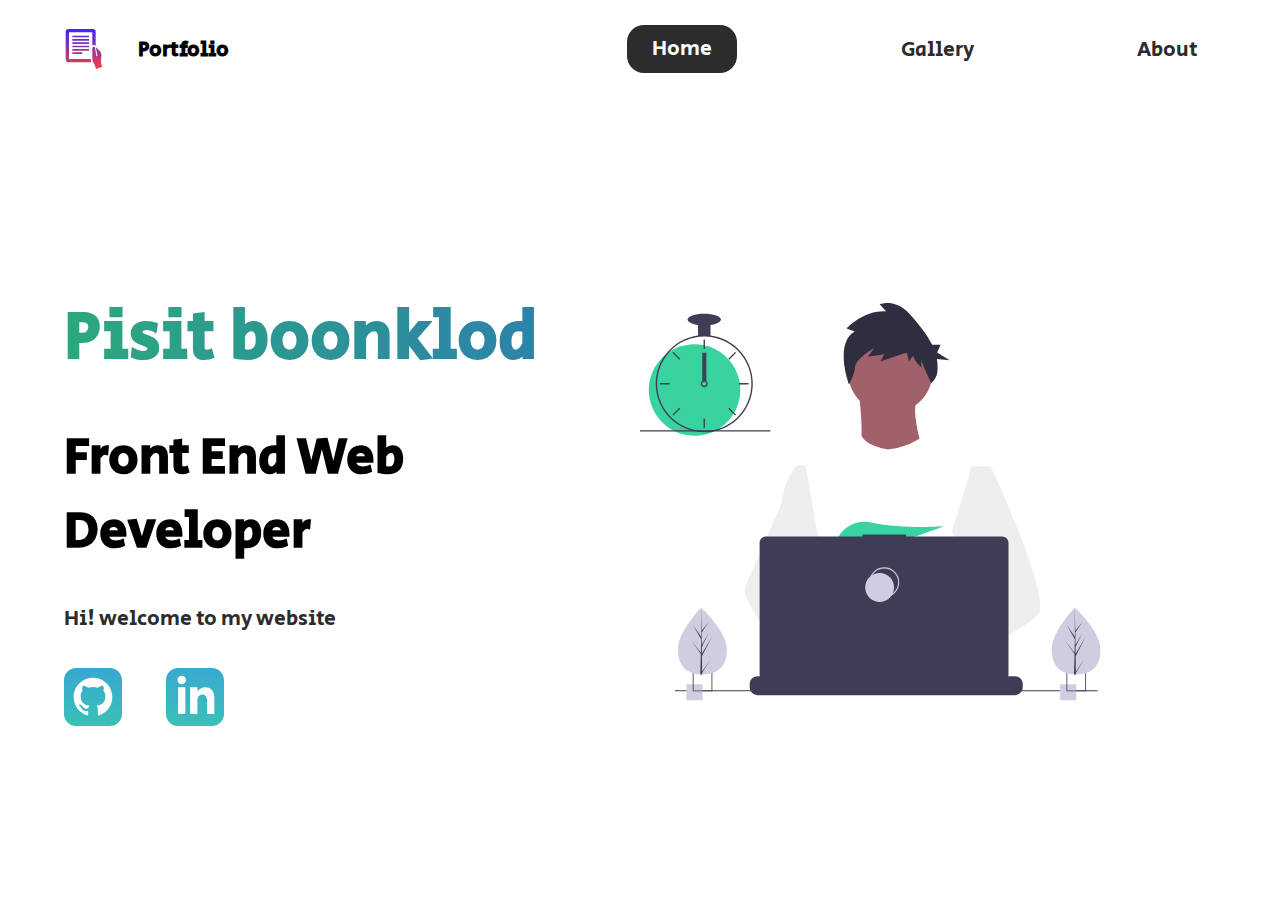
<file: index.html>
<!DOCTYPE html>
<html lang="en">
<head>
    <meta charset="UTF-8" />
    <meta name="viewport" content="width=device-width, initial-scale=1.0" />
    <meta http-equiv="X-UA-Compatible" content="ie=edge" />
    <meta 
        name="description" 
        content="Portfolio Created by html." />
    <meta name="robots" content="index,follow" />
    <link href="https://fonts.googleapis.com/css2?family=Secular+One&display=swap" rel="stylesheet">
    <link rel="stylesheet" href="./styles/style.css" />
    <title>Portfolio | Web Developer</title>
</head>
<body>
    <header class="main-head">
        <nav>
            <div class="logo">
                <img src="/icons/icon-1-1.svg"  alt="logo">
                <h1>Portfolio</h1>
            </div>
            <ul>
                <li><a class="active" href="/" >Home</a></li>
                <li><a href="./projects/">Gallery</a></li>
                <li><a href="./about/" >About</a></li>
            </ul>
        </nav>
    </header>
    <section class="intro">
        <div class="intro-text">
            <h2>Pisit boonklod</h2>
            <h3>Front End Web <br/> Developer</h3>
            <p>Hi! welcome to my website </p>
            <div class="intro-social">
                <a href="https://github.com/Pisitmind"
                    ><img src="/icons/github.svg" alt="Github-social-link" 
                /></a>
                <a href="#"
                    ><img src="/icons/linked-in.svg" alt="linkedin-social-link" 
                /></a>
            </div>
        </div>
        <div class="intro-images">
            <svg width="799" height="690" viewBox="0 0 799 690" fill="none" xmlns="http://www.w3.org/2000/svg">
                <g id="undraw_dev_productivity_umsq (1) 1" clip-path="url(#clip0)">
                    <path id="Vector"
                        d="M516.92 624.636C516.92 624.636 512.16 626.266 504.42 628.576C487.31 633.706 455.65 642.216 428.82 643.916C405.72 645.396 386.2 641.836 382.63 626.766C381.1 620.286 383.27 614.956 388 610.576C402.12 597.486 439 592.796 468.25 591.186C476.51 590.736 484.15 590.526 490.51 590.446C501.31 590.306 508.39 590.526 508.39 590.526L508.56 591.186L516.92 624.636Z"
                        fill="#A0616A" />
                    <path id="Vector_2"
                        d="M436.99 672.586C418.61 695.346 342.73 647.666 316.19 629.886C310.41 626.016 306.97 623.566 306.97 623.566L331.25 591.186L338.94 580.936C338.94 580.936 345.82 584.586 355.99 590.526C356.36 590.746 356.73 590.966 357.11 591.186C365.88 596.336 376.89 603.066 388 610.576C403.33 620.946 418.83 632.776 428.82 643.916C438.59 654.806 443.08 665.036 436.99 672.586Z"
                        fill="#A0616A" />
                    <g id="me">
                        <path id="Vector_3"
                            d="M434.672 191.952C475.283 191.607 507.926 158.406 507.582 117.795C507.237 77.1832 474.036 44.5403 433.425 44.8847C392.813 45.2291 360.17 78.4303 360.515 119.042C360.859 159.653 394.06 192.296 434.672 191.952Z"
                            fill="#A0616A" />
                        <path id="Vector_4"
                            d="M379.477 155.65C379.477 155.65 394.216 259.972 373.002 271.875C351.787 283.779 499.929 283.588 499.929 283.588C499.929 283.588 466.124 193.284 480.809 165.449L379.477 155.65Z"
                            fill="#A0616A" />
                        <path id="Vector_5"
                            d="M608.101 283.199L596.257 339.402L571.214 458.308L570.49 464.815L562.138 540.138L556.582 590.177L552.857 623.79C528.584 636.526 510.988 645.326 510.988 645.326C510.988 645.326 509.404 637.719 506.871 627.99C489.805 633.265 458.218 642.043 431.404 643.97C441.266 654.777 445.842 664.969 439.817 672.57C421.63 695.485 345.349 648.45 318.659 630.896C318.077 635.158 317.879 639.464 318.068 643.762L297.626 628.314L299.331 592.359L302.206 531.522L305.819 455.229C304.448 451.975 303.294 448.634 302.364 445.228C295.956 423.161 288.032 379.057 281.928 342.067C277.016 312.298 273.302 287.138 272.517 281.785C272.411 281.086 272.358 280.726 272.358 280.726L384.363 230.094C392.509 248.556 429.865 253.809 429.865 253.809C460.756 251.417 484.847 234.913 484.847 234.913L608.101 283.199Z"
                            fill="white" />
                        <path id="Vector_6"
                            d="M372.285 49.3811L358.49 43.9934C358.49 43.9934 386.969 12.1 426.99 14.513L415.635 2.22366C415.635 2.22366 443.04 -9.01799 468.283 19.6674C481.553 34.7467 496.908 52.4737 506.557 72.5077L521.281 72.3829L515.251 85.9663L536.874 99.3152L514.777 97.0719C516.155 104.471 516.421 112.034 515.566 119.511C514.683 126.991 510.928 133.835 505.094 138.598V138.598C505.094 138.598 487.743 103.449 487.696 97.9443L487.813 111.705C487.813 111.705 473.959 99.4371 473.889 91.1807L466.471 100.877L462.593 85.7717L416.475 101.301L423.87 88.8526L395.157 93.2246L406.278 77.9923C406.278 77.9923 373.932 96.1568 372.811 111.304C371.689 126.452 362.299 140.875 362.299 140.875C362.299 140.875 336.213 70.3294 372.285 49.3811Z"
                            fill="#2F2E41" />
                        <path id="Vector_7"
                            d="M690.215 540.422C682.794 548.605 664.338 560.992 641.951 574.422C633.623 579.413 624.757 584.559 615.71 589.676C594.122 601.889 571.514 614.001 552.857 623.79C528.584 636.526 510.988 645.326 510.988 645.326C510.988 645.326 509.403 637.719 506.871 627.99C503.48 614.968 498.397 598.141 493.184 590.715C493.002 590.456 492.82 590.218 492.638 589.979C491.121 588.022 489.601 586.885 488.112 586.897L562.138 540.138L594.127 519.926L570.489 464.814L540.842 395.683L557.908 339.727L575.062 283.479L608.101 283.199C608.101 283.199 619.243 306.985 633.514 340.166C635.647 345.128 637.851 350.299 640.096 355.64C669.469 425.394 706.176 522.836 690.215 540.422Z"
                            fill="#EEEEEE" />
                        <path id="Vector_8"
                            d="M358.123 591.2C355.41 591.212 352.702 591.456 350.029 591.928C327.074 596.073 320.47 616.94 318.659 630.896C318.077 635.158 317.879 639.464 318.068 643.761L297.626 628.314L290.178 622.687C272.316 616.628 256.353 605.733 242.483 592.84C230.449 581.456 219.634 568.849 210.213 555.223C200.831 541.793 192.448 527.692 185.134 513.034C183.094 508.943 181.977 504.454 181.864 499.884C181.751 495.314 182.644 490.775 184.48 486.588L209.154 430.327L245.218 348.098C245.471 346.146 245.752 344.237 246.059 342.371C252.995 300.511 272.367 281.786 272.367 281.786L287.286 281.659L297.778 341.932L310.813 416.815L302.364 445.227L282.839 510.845L302.205 531.522L358.123 591.2Z"
                            fill="#EEEEEE" />
                    </g>
                    <path id="Vector_9"
                        d="M372.877 415.806L385.631 430.686C390.37 429.783 395.319 428.721 400.416 427.529L396.752 415.806L405.71 426.256C459.707 412.975 526.637 387.155 526.637 387.155C526.637 387.155 454.379 392.453 400.428 380.666C376.558 375.451 351.998 387.284 342.202 409.668C336.508 422.679 337.403 433.951 357.596 433.951C364.419 433.835 371.223 433.195 377.949 432.037L372.877 415.806Z"
                        fill="#38D39F" />
                    <path id="Vector_10"
                        d="M663.65 660.386V666.456C663.654 668.122 663.345 669.774 662.74 671.326C662.472 672.018 662.147 672.687 661.77 673.326C660.578 675.326 658.887 676.983 656.862 678.133C654.838 679.283 652.549 679.887 650.22 679.886H203.67C201.342 679.887 199.053 679.283 197.028 678.133C195.003 676.983 193.312 675.326 192.12 673.326C191.743 672.687 191.419 672.018 191.15 671.326C190.546 669.774 190.237 668.122 190.24 666.456V660.386C190.24 658.622 190.587 656.876 191.262 655.246C191.936 653.616 192.926 652.136 194.173 650.888C195.42 649.641 196.901 648.652 198.53 647.977C200.16 647.302 201.906 646.955 203.67 646.956H229.41V644.126C229.41 644.052 229.425 643.979 229.453 643.911C229.481 643.843 229.522 643.782 229.574 643.73C229.626 643.678 229.688 643.636 229.756 643.608C229.824 643.58 229.897 643.566 229.97 643.566H243.4C243.474 643.566 243.547 643.58 243.615 643.608C243.683 643.636 243.745 643.678 243.797 643.73C243.849 643.782 243.89 643.843 243.918 643.911C243.946 643.979 243.96 644.052 243.96 644.126V646.956H252.35V644.126C252.35 644.052 252.365 643.979 252.393 643.911C252.421 643.843 252.462 643.782 252.514 643.73C252.566 643.678 252.628 643.636 252.696 643.608C252.764 643.58 252.837 643.566 252.91 643.566H266.34C266.414 643.566 266.487 643.58 266.555 643.608C266.623 643.636 266.684 643.678 266.736 643.73C266.789 643.782 266.83 643.843 266.858 643.911C266.886 643.979 266.9 644.052 266.9 644.126V646.956H275.3V644.126C275.3 644.052 275.315 643.979 275.343 643.911C275.371 643.843 275.412 643.782 275.464 643.73C275.516 643.678 275.578 643.636 275.646 643.608C275.714 643.58 275.787 643.566 275.86 643.566H289.29C289.364 643.566 289.437 643.58 289.505 643.608C289.573 643.636 289.634 643.678 289.686 643.73C289.739 643.782 289.78 643.843 289.808 643.911C289.836 643.979 289.85 644.052 289.85 644.126V646.956H298.24V644.126C298.24 644.052 298.255 643.979 298.283 643.911C298.311 643.843 298.352 643.782 298.404 643.73C298.456 643.678 298.518 643.636 298.586 643.608C298.654 643.58 298.727 643.566 298.8 643.566H312.23C312.304 643.566 312.377 643.58 312.445 643.608C312.513 643.636 312.574 643.678 312.626 643.73C312.678 643.782 312.72 643.843 312.748 643.911C312.776 643.979 312.79 644.052 312.79 644.126V646.956H321.18V644.126C321.18 644.052 321.194 643.979 321.223 643.911C321.251 643.843 321.292 643.782 321.344 643.73C321.396 643.678 321.458 643.636 321.526 643.608C321.594 643.58 321.667 643.566 321.74 643.566H335.17C335.244 643.566 335.317 643.58 335.385 643.608C335.453 643.636 335.514 643.678 335.566 643.73C335.618 643.782 335.66 643.843 335.688 643.911C335.716 643.979 335.73 644.052 335.73 644.126V646.956H344.13V644.126C344.13 644.052 344.145 643.979 344.173 643.911C344.201 643.843 344.242 643.782 344.294 643.73C344.346 643.678 344.408 643.636 344.476 643.608C344.544 643.58 344.617 643.566 344.69 643.566H358.12C358.194 643.566 358.267 643.58 358.335 643.608C358.403 643.636 358.464 643.678 358.516 643.73C358.569 643.782 358.61 643.843 358.638 643.911C358.666 643.979 358.68 644.052 358.68 644.126V646.956H367.07V644.126C367.07 644.052 367.085 643.979 367.113 643.911C367.141 643.843 367.182 643.782 367.234 643.73C367.286 643.678 367.348 643.636 367.416 643.608C367.484 643.58 367.557 643.566 367.63 643.566H472.83C472.904 643.566 472.977 643.58 473.045 643.608C473.113 643.636 473.174 643.678 473.227 643.73C473.279 643.782 473.32 643.843 473.348 643.911C473.376 643.979 473.39 644.052 473.39 644.126V646.956H481.79V644.126C481.79 644.052 481.804 643.979 481.833 643.911C481.861 643.843 481.902 643.782 481.954 643.73C482.006 643.678 482.068 643.636 482.136 643.608C482.204 643.58 482.277 643.566 482.35 643.566H495.78C495.928 643.567 496.07 643.627 496.175 643.732C496.279 643.836 496.339 643.978 496.34 644.126V646.956H504.73V644.126C504.73 644.052 504.745 643.979 504.773 643.911C504.801 643.843 504.842 643.782 504.894 643.73C504.946 643.678 505.008 643.636 505.076 643.608C505.144 643.58 505.217 643.566 505.29 643.566H518.72C518.794 643.566 518.867 643.58 518.935 643.608C519.003 643.636 519.065 643.678 519.117 643.73C519.169 643.782 519.21 643.843 519.238 643.911C519.266 643.979 519.28 644.052 519.28 644.126V646.956H527.67V644.126C527.67 644.052 527.685 643.979 527.713 643.911C527.741 643.843 527.782 643.782 527.834 643.73C527.886 643.678 527.948 643.636 528.016 643.608C528.084 643.58 528.157 643.566 528.23 643.566H541.66C541.734 643.566 541.807 643.58 541.875 643.608C541.943 643.636 542.005 643.678 542.057 643.73C542.109 643.782 542.15 643.843 542.178 643.911C542.206 643.979 542.22 644.052 542.22 644.126V646.956H550.62V644.126C550.62 644.052 550.635 643.979 550.663 643.911C550.691 643.843 550.732 643.782 550.784 643.73C550.836 643.678 550.898 643.636 550.966 643.608C551.034 643.58 551.107 643.566 551.18 643.566H564.61C564.757 643.568 564.898 643.628 565.001 643.733C565.104 643.837 565.161 643.979 565.16 644.126V646.956H573.56V644.126C573.56 644.052 573.575 643.979 573.603 643.911C573.631 643.843 573.672 643.782 573.724 643.73C573.776 643.678 573.838 643.636 573.906 643.608C573.974 643.58 574.047 643.566 574.12 643.566H587.55C587.624 643.566 587.697 643.58 587.765 643.608C587.833 643.636 587.895 643.678 587.947 643.73C587.999 643.782 588.04 643.843 588.068 643.911C588.096 643.979 588.11 644.052 588.11 644.126V646.956H596.5V644.126C596.5 644.052 596.515 643.979 596.543 643.911C596.571 643.843 596.612 643.782 596.664 643.73C596.716 643.678 596.778 643.636 596.846 643.608C596.914 643.58 596.987 643.566 597.06 643.566H610.49C610.564 643.566 610.637 643.58 610.705 643.608C610.773 643.636 610.835 643.678 610.887 643.73C610.939 643.782 610.98 643.843 611.008 643.911C611.036 643.979 611.05 644.052 611.05 644.126V646.956H650.22C651.984 646.955 653.731 647.302 655.36 647.977C656.99 648.652 658.471 649.641 659.718 650.888C660.965 652.136 661.954 653.616 662.629 655.246C663.304 656.876 663.651 658.622 663.65 660.386Z"
                        fill="#3F3D56" />
                    <path id="Vector_11" d="M793.5 671.326H60.5V673.326H793.5V671.326Z" fill="#3F3D56" />
                    <path id="Vector_12"
                        d="M627.694 404.757H461.251V401.326H385.78V404.757H218.651C215.665 404.757 212.801 405.943 210.69 408.054C208.578 410.166 207.392 413.029 207.392 416.015V643.927C207.392 646.913 208.578 649.776 210.69 651.888C212.801 653.999 215.665 655.185 218.651 655.185H627.694C630.68 655.185 633.544 653.999 635.655 651.888C637.767 649.776 638.953 646.913 638.953 643.927V416.015C638.953 414.537 638.662 413.073 638.096 411.707C637.53 410.341 636.701 409.1 635.655 408.054C634.61 407.009 633.369 406.18 632.003 405.614C630.637 405.048 629.173 404.757 627.694 404.757Z"
                        fill="#3F3D56" />
                    <path id="Vector_13"
                        d="M423.5 509.326C437.307 509.326 448.5 498.133 448.5 484.326C448.5 470.519 437.307 459.326 423.5 459.326C409.693 459.326 398.5 470.519 398.5 484.326C398.5 498.133 409.693 509.326 423.5 509.326Z"
                        stroke="#D0CDE1" stroke-width="2" stroke-miterlimit="10" />
                    <path id="Vector_14"
                        d="M415.5 518.326C429.307 518.326 440.5 507.133 440.5 493.326C440.5 479.519 429.307 468.326 415.5 468.326C401.693 468.326 390.5 479.519 390.5 493.326C390.5 507.133 401.693 518.326 415.5 518.326Z"
                        fill="#D0CDE1" />
                    <path id="Vector_15" d="M108.446 661.223H80.4463V689.223H108.446V661.223Z" fill="#D0CDE1" />
                    <path id="Vector_16"
                        d="M91.4502 639.223V673.223H125.45V639.223H91.4502ZM123.97 671.743H92.9202V640.703H123.97V671.743Z"
                        fill="#3F3D56" />
                    <path id="Vector_17" d="M756.446 661.223H728.446V689.223H756.446V661.223Z" fill="#D0CDE1" />
                    <path id="Vector_18"
                        d="M739.45 639.223V673.223H773.45V639.223H739.45ZM771.97 671.743H740.92V640.703H771.97V671.743Z"
                        fill="#3F3D56" />
                    <path id="Vector_19"
                        d="M94.5802 230.113C138.399 230.113 173.921 194.592 173.921 150.773C173.921 106.955 138.399 71.4326 94.5802 71.4326C50.7617 71.4326 15.2397 106.955 15.2397 150.773C15.2397 194.592 50.7617 230.113 94.5802 230.113Z"
                        fill="#38D39F" />
                    <path id="Vector_20"
                        d="M122.229 56.4899C115.045 55.5763 107.774 55.5763 100.59 56.4899C84.586 58.5913 69.5203 65.2398 57.181 75.6465C44.8417 86.0532 35.7467 99.7813 30.9754 115.202C28.8053 122.229 27.5764 129.514 27.3208 136.864C27.2848 137.886 27.2607 138.92 27.2607 139.954C27.283 162.264 36.1559 183.655 51.932 199.431C67.7082 215.207 89.0989 224.08 111.41 224.103C113.201 224.103 114.992 224.042 116.759 223.934C120.907 223.674 125.03 223.103 129.093 222.227C148.495 218.055 165.798 207.161 177.947 191.468C190.095 175.776 196.308 156.295 195.487 136.467C194.665 116.638 186.863 97.738 173.459 83.1039C160.054 68.4698 141.909 59.0435 122.229 56.4899H122.229ZM137.748 217.347H137.736C130.959 219.659 123.905 221.062 116.759 221.518C114.992 221.638 113.201 221.698 111.41 221.698C89.7377 221.672 68.961 213.051 53.6367 197.727C38.3123 182.402 29.6914 161.626 29.6649 139.954C29.6649 138.92 29.689 137.886 29.725 136.864C30.5514 115.744 39.5156 95.7617 54.7411 81.1008C69.9666 66.44 90.273 58.237 111.41 58.2089C130.776 58.21 149.513 65.0865 164.283 77.6131C179.052 90.1398 188.895 107.503 192.057 126.61C195.219 145.716 191.496 165.325 181.55 181.942C171.604 198.559 156.081 211.106 137.748 217.347H137.748Z"
                        fill="#3F3D56" />
                    <path id="Vector_21" d="M112.612 63.0176H110.208V79.8474H112.612V63.0176Z" fill="#3F3D56" />
                    <path id="Vector_22" d="M57.8578 84.7018L56.1577 86.4019L68.0582 98.3023L69.7582 96.6022L57.8578 84.7018Z"
                        fill="#3F3D56" />
                    <path id="Vector_23" d="M34.4736 138.751V141.156H51.3034V138.751H34.4736Z" fill="#3F3D56" />
                    <path id="Vector_24" d="M56.1578 193.506L57.8579 195.206L69.7584 183.306L68.0583 181.606L56.1578 193.506Z"
                        fill="#3F3D56" />
                    <path id="Vector_25" d="M153.062 96.6022L154.762 98.3022L166.662 86.4018L164.962 84.7017L153.062 96.6022Z"
                        fill="#3F3D56" />
                    <path id="Vector_26" d="M171.516 138.751V141.156H188.346V138.751H171.516Z" fill="#3F3D56" />
                    <path id="Vector_27" d="M154.762 181.605L153.062 183.305L164.962 195.206L166.662 193.506L154.762 181.605Z"
                        fill="#3F3D56" />
                    <path id="Vector_28" d="M112.612 200.06H110.208V216.89H112.612V200.06Z" fill="#3F3D56" />
                    <path id="Vector_29"
                        d="M115.016 135.145C113.976 134.365 112.711 133.943 111.41 133.943C110.11 133.943 108.844 134.365 107.804 135.145C107.091 135.686 106.505 136.375 106.085 137.165C105.552 138.181 105.322 139.329 105.421 140.473C105.52 141.616 105.944 142.707 106.644 143.617C107.343 144.527 108.288 145.218 109.368 145.608C110.447 145.997 111.616 146.07 112.735 145.817C113.855 145.564 114.878 144.996 115.685 144.179C116.492 143.363 117.048 142.333 117.288 141.21C117.528 140.088 117.441 138.92 117.039 137.846C116.636 136.771 115.935 135.834 115.017 135.145H115.016ZM111.41 143.56C110.454 143.557 109.539 143.176 108.863 142.501C108.187 141.825 107.807 140.909 107.804 139.954C107.808 139.224 108.03 138.513 108.441 137.91C108.793 137.4 109.271 136.989 109.828 136.718C110.386 136.446 111.004 136.323 111.623 136.361C112.241 136.398 112.84 136.594 113.361 136.931C113.881 137.267 114.307 137.732 114.595 138.281C114.883 138.83 115.025 139.444 115.007 140.063C114.989 140.683 114.811 141.287 114.491 141.818C114.17 142.349 113.719 142.788 113.179 143.093C112.639 143.398 112.03 143.559 111.41 143.56V143.56Z"
                        fill="#3F3D56" />
                    <path id="Vector_30" d="M122.229 35.3687H100.591V57.007H122.229V35.3687Z" fill="#3F3D56" />
                    <path id="Vector_31"
                        d="M111.41 38.9748C127.344 38.9748 140.261 34.4 140.261 28.7567C140.261 23.1134 127.344 18.5386 111.41 18.5386C95.4757 18.5386 82.5586 23.1134 82.5586 28.7567C82.5586 34.4 95.4757 38.9748 111.41 38.9748Z"
                        fill="#3F3D56" />
                    <path id="clock-arrow" d="M115 86H108V135H115V86Z" fill="#3F3D56" />
                    <path id="Vector_32" d="M226 220.44H0V222.844H226V220.44Z" fill="#3F3D56" />
                    <g id="plant-left">
                        <path id="Vector_33"
                            d="M150.594 599.754C151.527 631.704 132.858 643.413 109.43 644.097C108.886 644.113 108.344 644.123 107.805 644.126C106.719 644.135 105.643 644.117 104.577 644.072C83.3891 643.193 66.6172 631.945 65.7495 602.232C64.8515 571.482 103.018 531.529 105.882 528.574L105.887 528.571C105.996 528.458 106.052 528.402 106.052 528.402C106.052 528.402 149.661 567.807 150.594 599.754Z"
                            fill="#D0CDE1" />
                        <path id="Vector_34"
                            d="M107.744 639.255L122.626 617.124L107.774 641.636L107.805 644.126C106.719 644.135 105.643 644.117 104.577 644.072L105.315 612.06L105.295 611.813L105.322 611.766L105.393 608.741L89.0952 585.078L105.374 606.477L105.432 607.116L105.989 582.93L91.9122 558.397L106.029 578.681L105.882 528.574L105.882 528.407L105.887 528.571L106.821 568.062L119.651 552.021L106.863 571.464L107.143 593.098L118.949 571.984L107.187 596.279L107.343 608.308L124.512 578.897L107.395 612.505L107.744 639.255Z"
                            fill="#3F3D56" />
                    </g>
                    <g id="plant-right">
                        <path id="Vector_35"
                            d="M798.594 599.754C799.527 631.704 780.858 643.413 757.43 644.097C756.886 644.113 756.344 644.123 755.805 644.126C754.719 644.135 753.643 644.117 752.577 644.072C731.389 643.193 714.617 631.945 713.749 602.232C712.851 571.482 751.018 531.529 753.882 528.574L753.887 528.571C753.996 528.458 754.052 528.402 754.052 528.402C754.052 528.402 797.661 567.807 798.594 599.754Z"
                            fill="#D0CDE1" />
                        <path id="Vector_36"
                            d="M755.744 639.255L770.626 617.124L755.774 641.636L755.805 644.126C754.719 644.135 753.643 644.117 752.577 644.072L753.315 612.06L753.295 611.813L753.323 611.766L753.393 608.741L737.095 585.078L753.374 606.477L753.432 607.116L753.989 582.93L739.912 558.397L754.029 578.681L753.882 528.574L753.882 528.407L753.887 528.571L754.821 568.062L767.651 552.021L754.864 571.464L755.143 593.098L766.949 571.984L755.187 596.279L755.343 608.308L772.512 578.897L755.395 612.505L755.744 639.255Z"
                            fill="#3F3D56" />
                    </g>
                </g>
                <defs>
                    <clipPath id="clip0">
                        <rect width="798.627" height="689.223" fill="white" />
                    </clipPath>
                </defs>
            </svg>
            <img class="splash" src="img/splash.svg" alt="" />

        </div>
    </section>
    
</body>
</html>
</file>
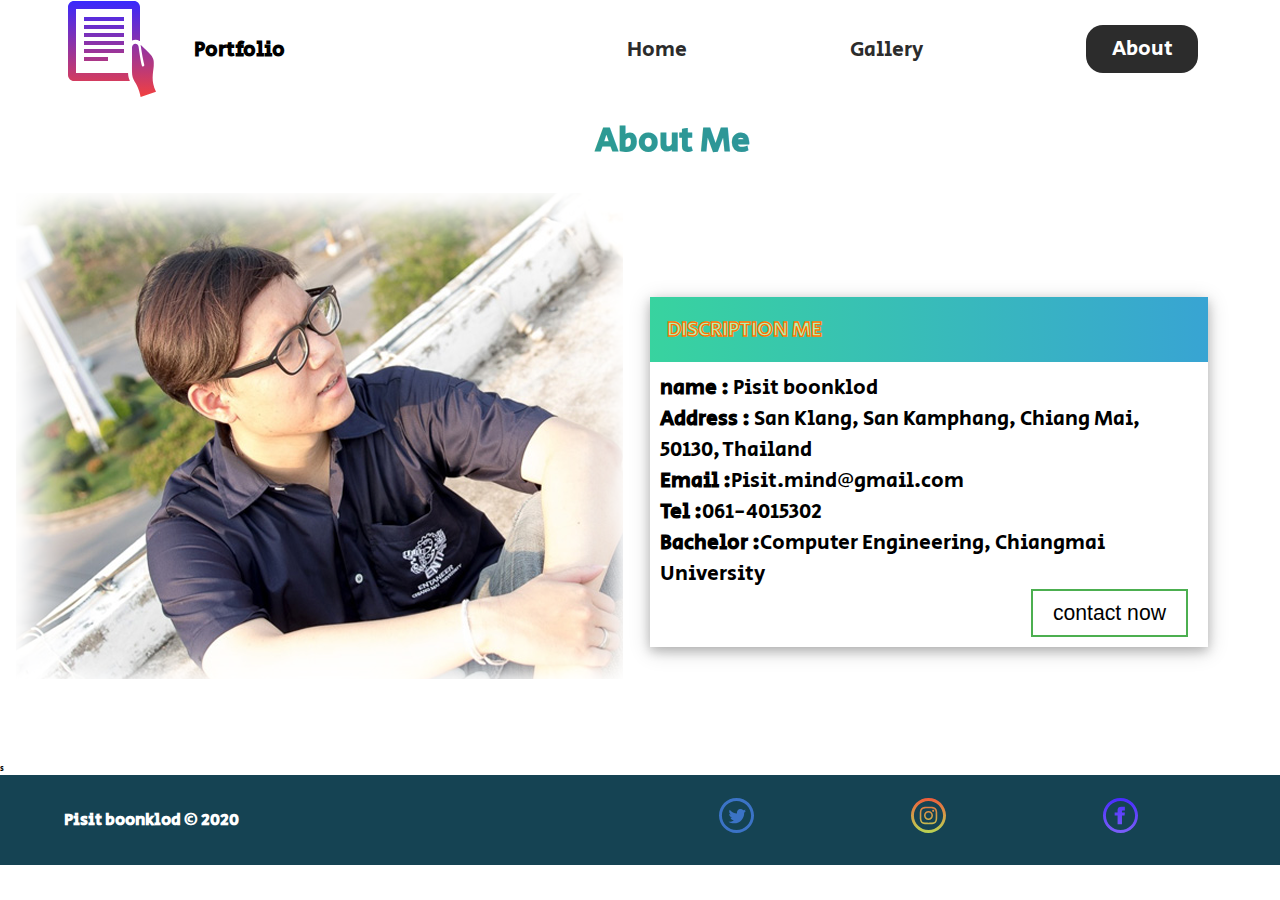
<file: about/index.html>
<!DOCTYPE html>
<html lang="en">

<head>
    <meta charset="UTF-8" />
    <meta name="viewport" content="width=device-width, initial-scale=1.0" />
    <meta http-equiv="X-UA-Compatible" content="ie=edge" />
    <meta name="description" content="Portfolio Created by html." />
    <meta name="robots" content="index,follow" />
    <link href="https://fonts.googleapis.com/css2?family=Secular+One&display=swap" rel="stylesheet">
    <link rel="stylesheet" href="../styles/style.css" />
    <title>Portfolio | Web Developer</title>
</head>

<body>
    <header class="main-head">
        <nav>
            <div class="logo">
                <img src="../icons/icon-1-1.svg" style="height:20%; width: 20%;" alt="logo">
                <h1>Portfolio</h1>
            </div>
            <ul>
                <li><a href="../index.html">Home</a></li>
                <li><a href="../projects/">Gallery</a></li>
                <li><a class="active" href="../about/">About</a></li>
            </ul>
        </nav>
        <h2 > About Me </h2>
    </header>
    <section class="form-section1">
        <div class="ownpic" >
            <img src="../img/pic-me/me-12.png" alt="mind-photo">
            <div class="overlay">Nice to meet you</div>
        </div>
        <div class="detail-me">
            <div class="w3-card-4" style="width:90%;">
                <header class="w3-blue">
                    <h1>Discription me</h1>
                </header>
                <div class="text-content">
                    <p><b>name :</b> Pisit boonklod</p>
                    <p><b>Address :</b> San Klang, San Kamphang,
                        Chiang Mai, 50130, Thailand</p>
                    <p><b>Email :</b>Pisit.mind@gmail.com</p>
                    <p><b>Tel :</b>061-4015302</p>
                    <p><b>Bachelor :</b>Computer Engineering, Chiangmai University</p>
                    <div class="contact-me">
                        <button class="btn">contact now</button>
                    </div>
                </div>
            <div>
        </div>
    </section>s
    <footer>
        <h4 class="animated-t">Pisit boonklod &copy; 2020</h4>
        <ul>
            <li>
                <a href=""><img src="/icons/twt.svg" alt="twitter-social-link" /></a>
            </li>
            <li>
                <a href="https://www.instagram.com/mincl____/"><img src="/icons/ig.svg"
                        alt="Instagram-social-link" /></a>
            </li>
            <li>
                <a href="https://www.facebook.com/pisit.boonklod"><img src="/icons/fb.svg"
                        alt="facebook-social-link" /></a>
            </li>
        </ul>
    </footer>
</body>

</html>
</file>
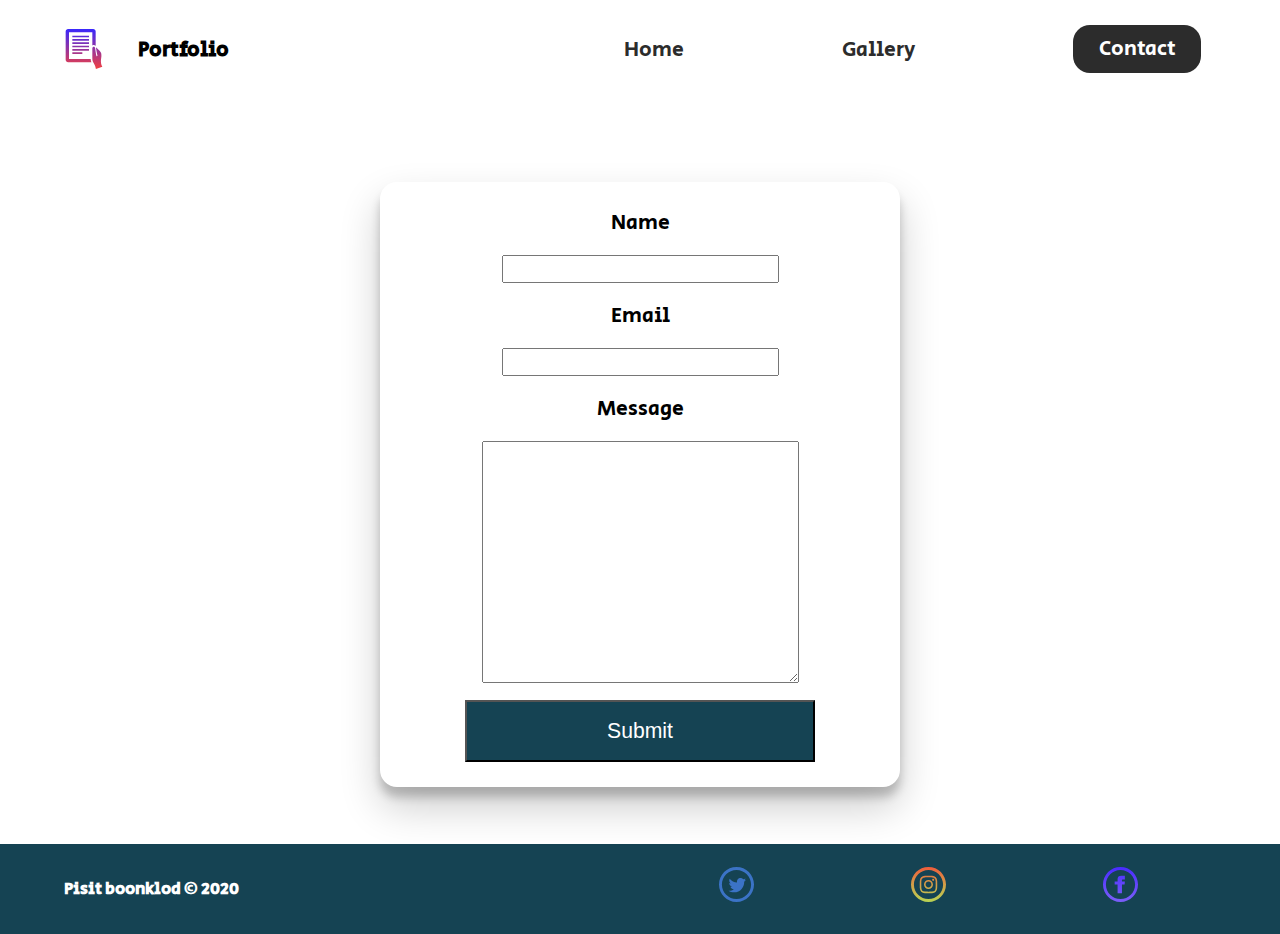
<file: contact/index.html>
<!DOCTYPE html>
<html lang="en">

<head>
    <meta charset="UTF-8" />
    <meta name="viewport" content="width=device-width, initial-scale=1.0" />
    <meta http-equiv="X-UA-Compatible" content="ie=edge" />
    <meta name="description" content="Portfolio Created by html." />
    <meta name="robots" content="index,follow" />
    <link href="https://fonts.googleapis.com/css2?family=Secular+One&display=swap" rel="stylesheet">
    <link rel="stylesheet" href="../styles/style.css" />
    <title>Portfolio | Web Developer</title>
</head>

<body>
    <header class="main-head">
        <nav>
            <div class="logo">
                <img src="/icons/icon-1-1.svg"  alt="logo">
                <h1>Portfolio</h1>
            </div>
            <ul>
                <li><a href="../index.html">Home</a></li>
                <li><a href="../projects/">Gallery</a></li>
                <li><a class="active"  href="./index.html">Contact</a></li>
            </ul>
        </nav>
    </header>
    <section class="form-section">
        <form>
            <label for="name">Name</label>
            <input type="text" name="name" id="name" required>
            <label for="email">Email</label>
            <input type="email" name="email" id="email" required>
            <label for="message">Message</label>
            <textarea name="message" id="message "  cols="30" rows="10"></textarea>
            <button type="submit">Submit</button>
        </form>
    </section>  
            <footer>
                <h4 class="animated-t">Pisit boonklod &copy; 2020</h4>
                <ul>
                    <li>
                        <a href=""><img src="/icons/twt.svg" alt="twitter-social-link" /></a>
                    </li>
                    <li>
                        <a href="https://www.instagram.com/mincl____/"><img src="/icons/ig.svg"
                                alt="Instagram-social-link" /></a>
                    </li>
                    <li>
                        <a href="https://www.facebook.com/pisit.boonklod"><img src="/icons/fb.svg"
                                alt="facebook-social-link" /></a>
                    </li>
                </ul>
            </footer>
    

</body>

</html>
</file>
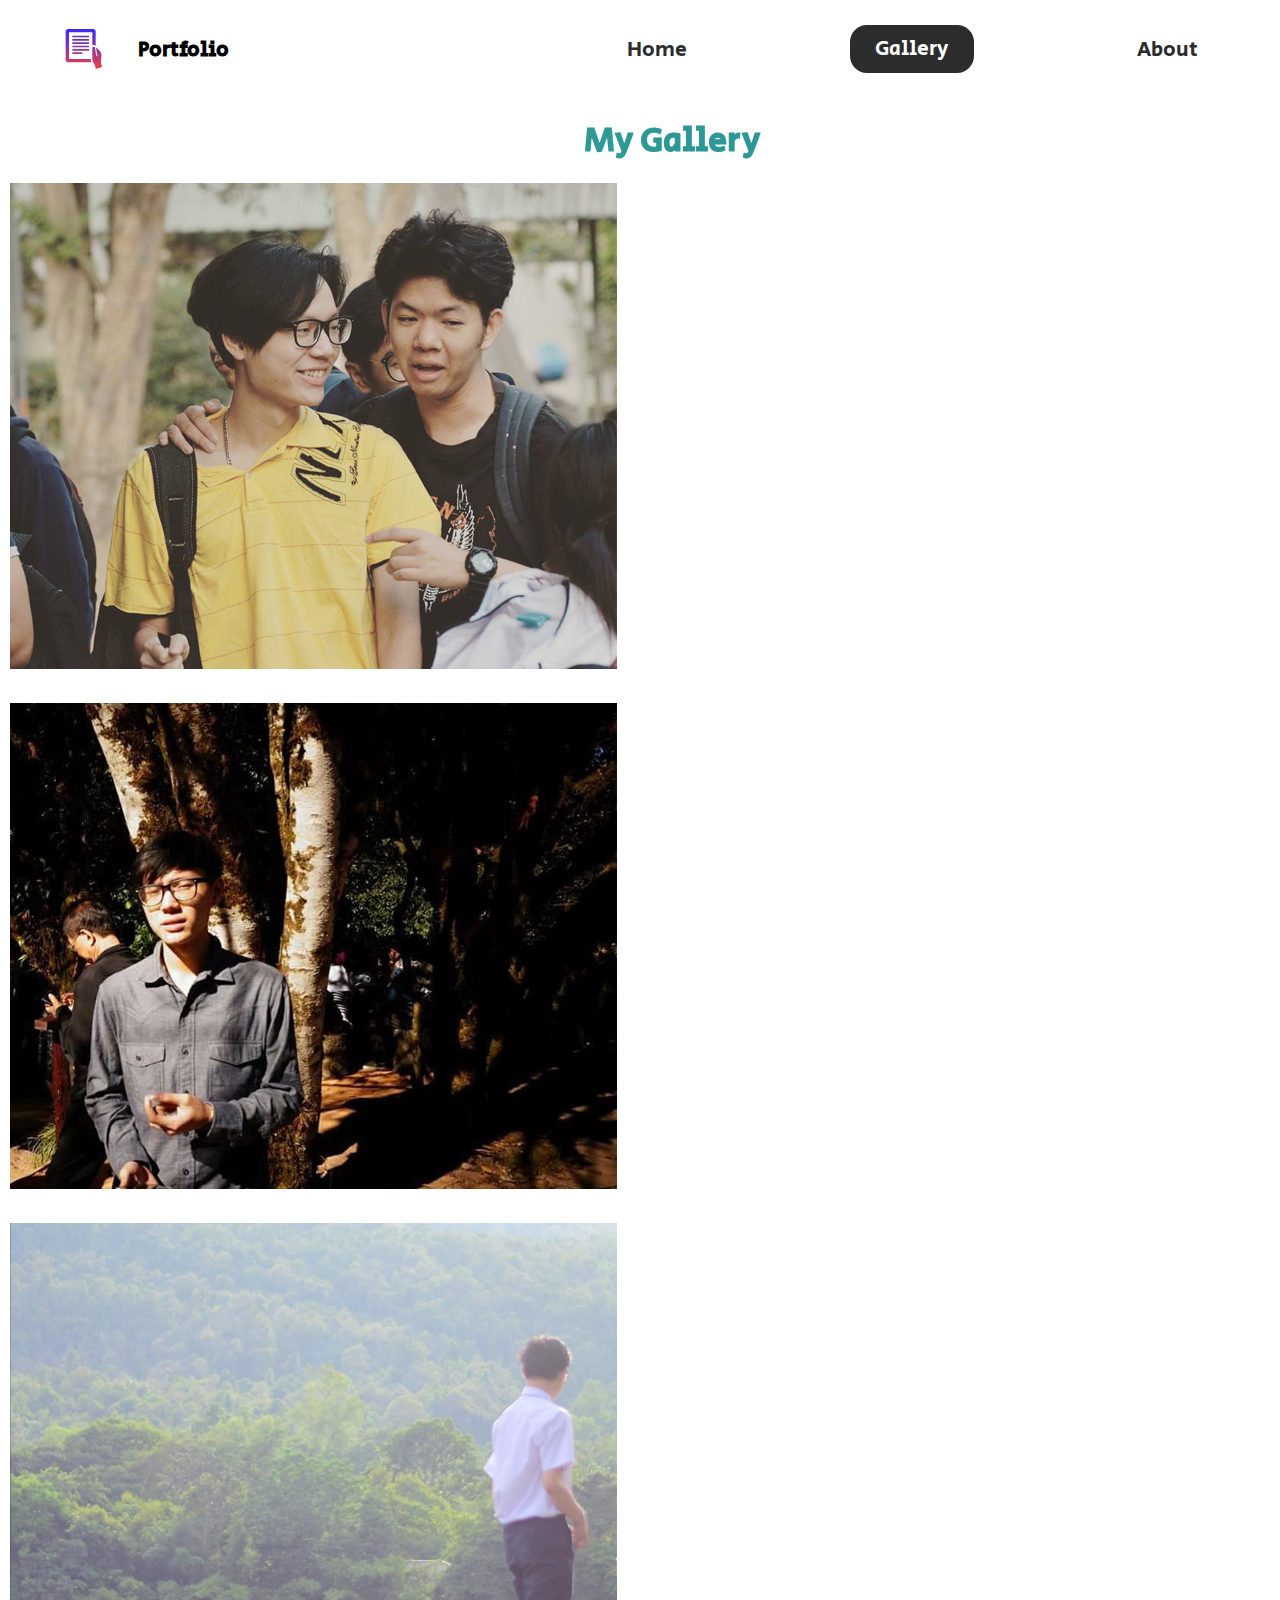
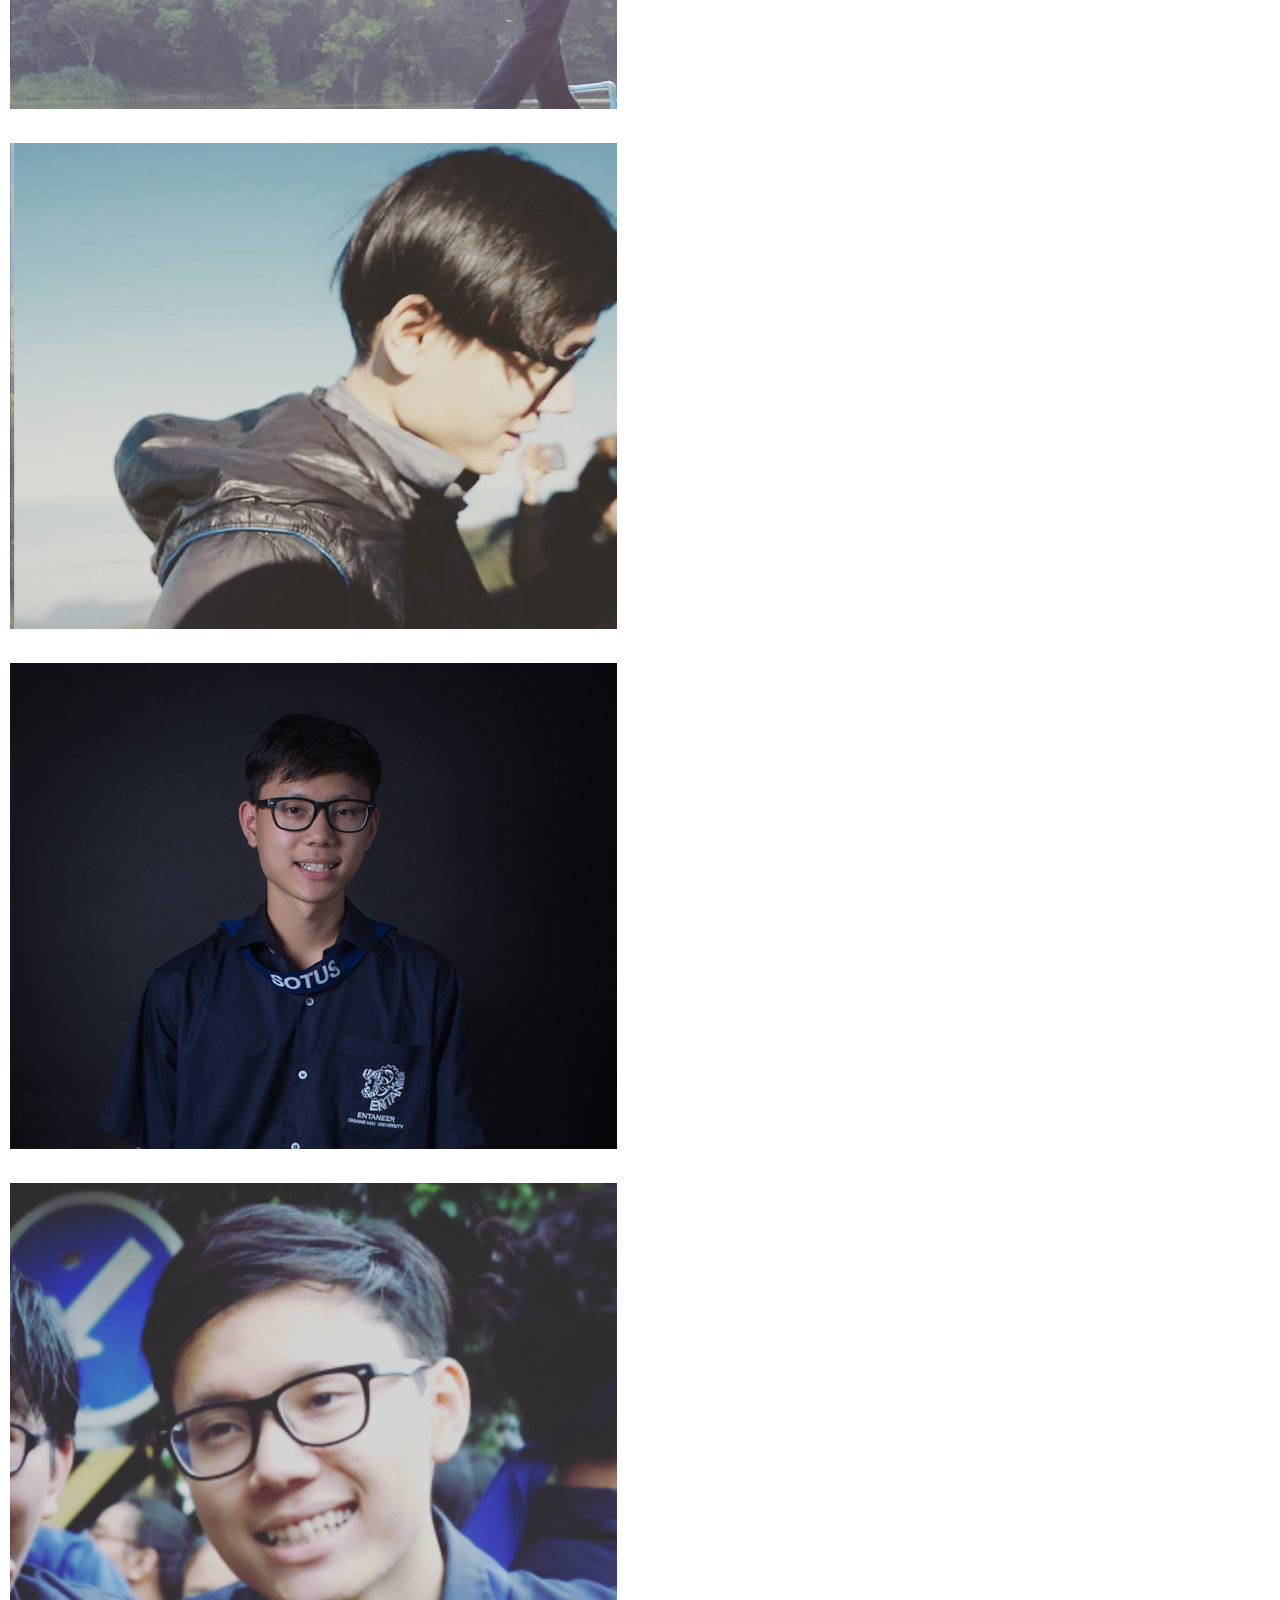
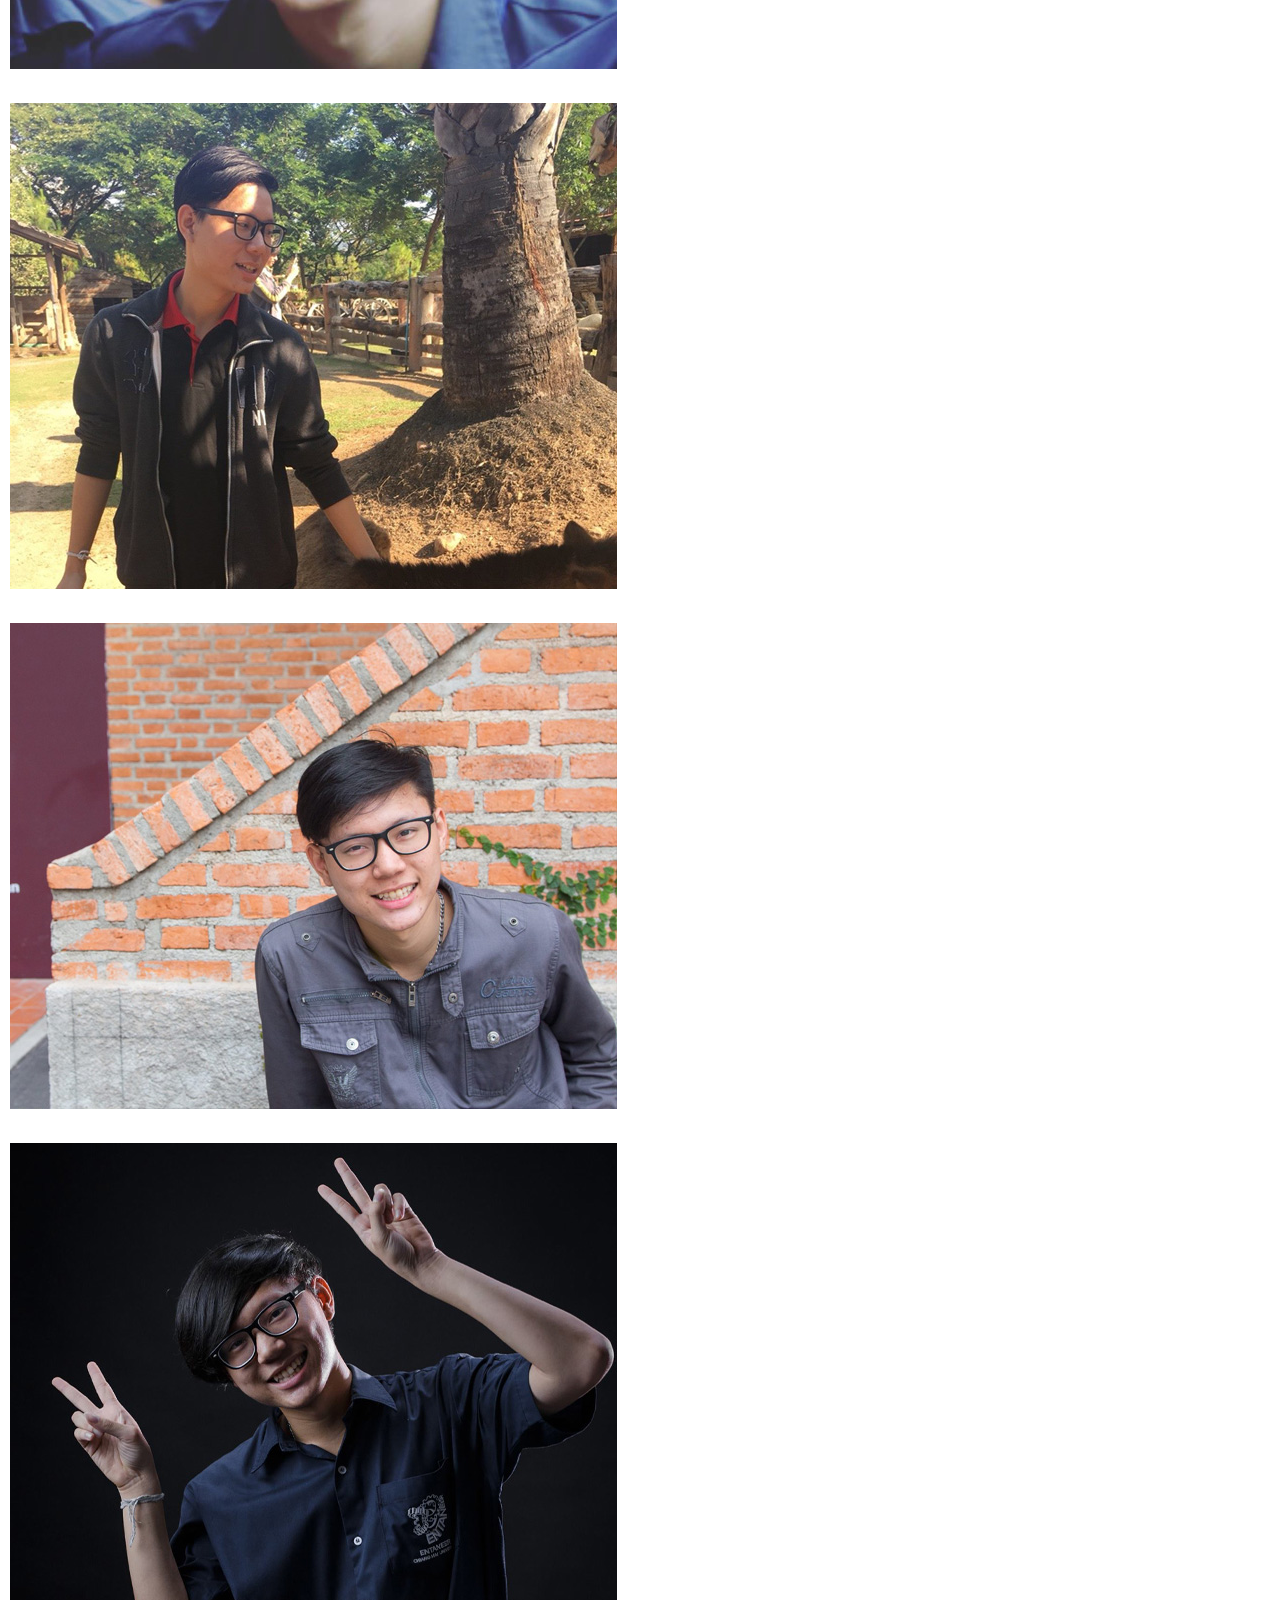
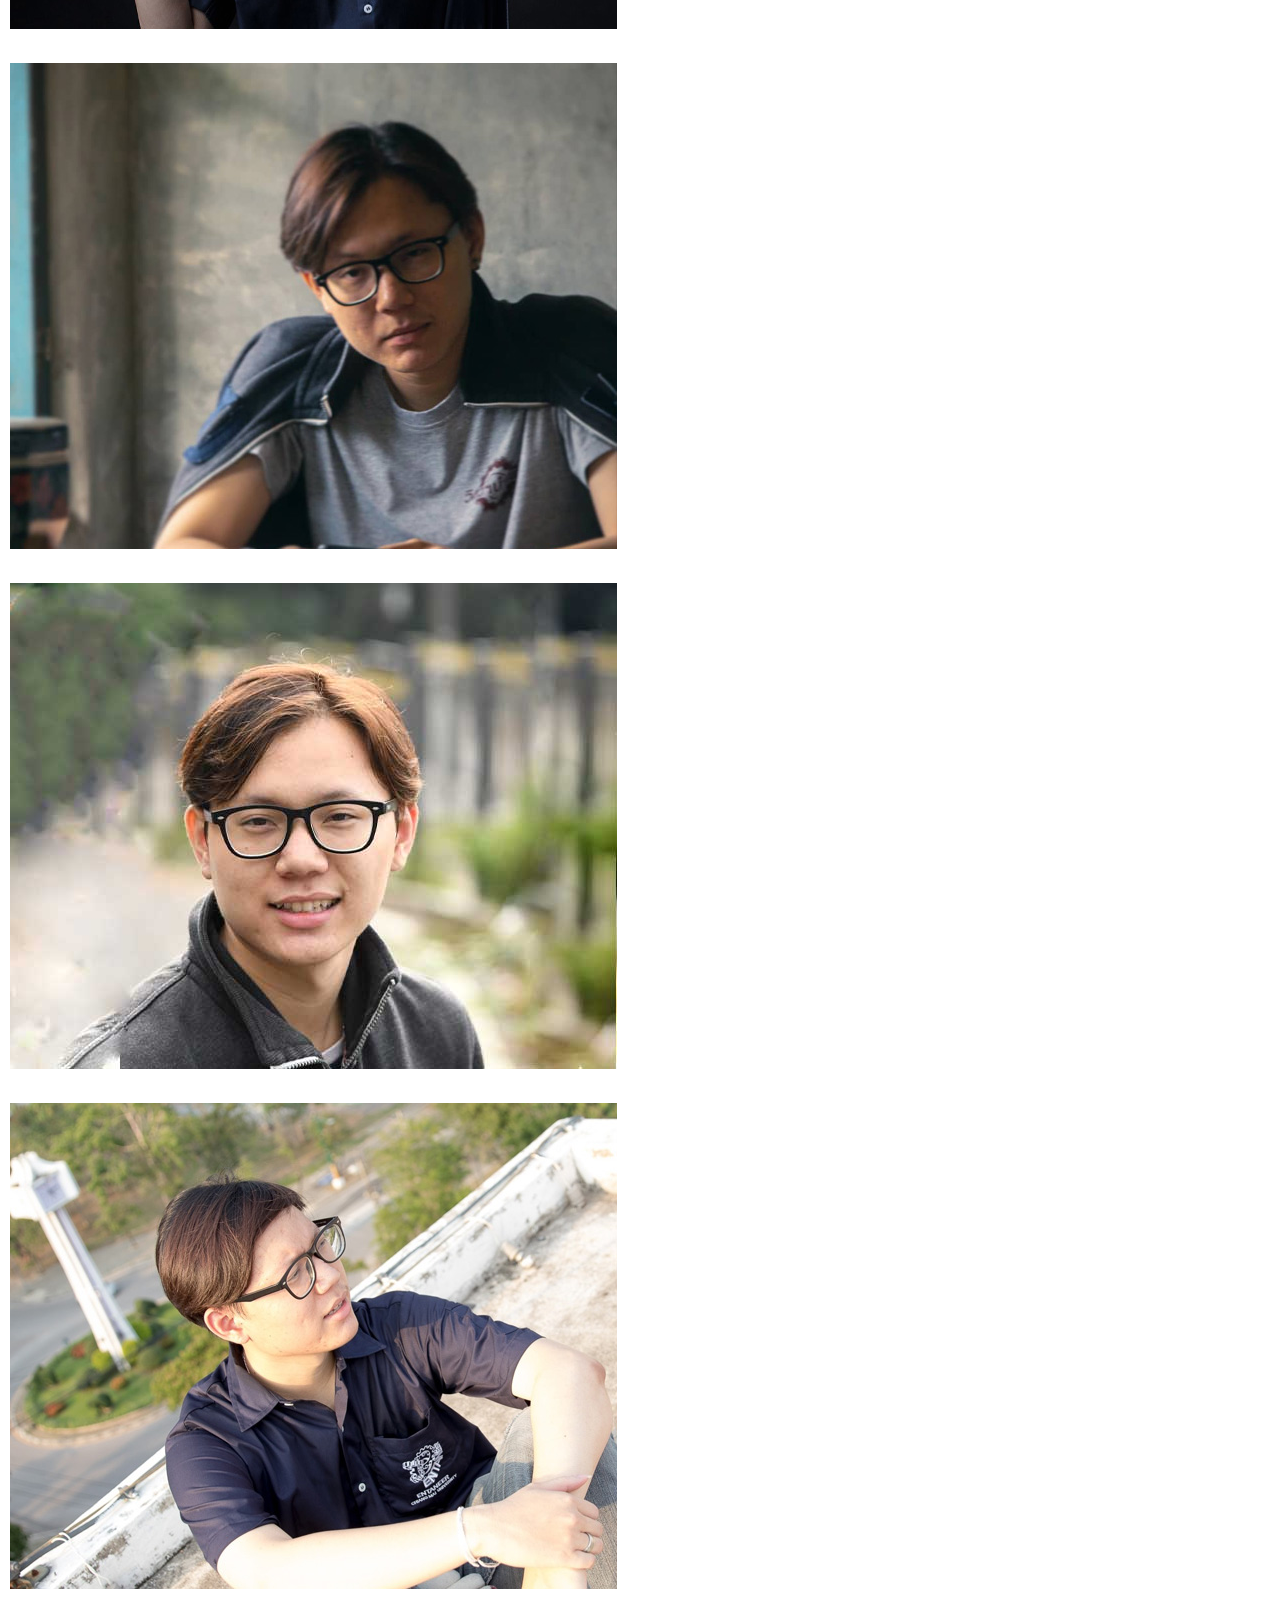
<file: gallery/index.html>
<!DOCTYPE html>
<html lang="en">

<head>
    <meta charset="UTF-8" />
    <meta name="viewport" content="width=device-width, initial-scale=1.0" />
    <meta http-equiv="X-UA-Compatible" content="ie=edge" />
    <meta name="description" content="Portfolio Created by html." />
    <meta name="robots" content="index,follow" />
    <link href="https://fonts.googleapis.com/css2?family=Secular+One&display=swap" rel="stylesheet">
    <link rel="stylesheet" href="../styles/style.css" />
    <title>Portfolio | Web Developer</title>
</head>

<body>

    <header class="main-head">
        <nav>
            <div class="logo">
                <img src="../icons/icon-1-1.svg"  alt="logo">
                <h1>Portfolio</h1>
            </div>
            <ul>
                <li><a href="../index.html">Home</a></li>
                <li><a class="active" href="./index.html">Gallery</a></li>
                <li><a href="../contact">About</a></li>
            </ul>
        </nav>
        <h2 class="hname">My Gallery</h2>
    </header>
    <section class="gallery">
        <div class="pic">
            <img src="../img/pic-me/me-1.jpg" alt="mind-photo">
        </div>
        <div class="pic">
            <img src="../img/pic-me/me-2.jpg" alt="mind-photo">
        </div>
        <div class="pic">
            <img src="../img/pic-me/me-3.jpg" alt="mind-photo">
        </div>
        <div class="pic">
            <img src="../img/pic-me/me-4.jpg" alt="mind-photo">
        </div>
        <div class="pic">
            <img src="../img/pic-me/me-5.jpg" alt="mind-photo">
        </div>
        <div class="pic">
            <img src="../img/pic-me/me-6.jpg" alt="mind-photo">
        </div>
        <div class="pic">
            <img src="../img/pic-me/me-7.jpg" alt="mind-photo">
        </div>
        <div class="pic">
            <img src="../img/pic-me/me-8.jpg" alt="mind-photo">
        </div>
        <div class="pic">
            <img src="../img/pic-me/me-9.jpg" alt="mind-photo">
        </div>
        <div class="pic">
            <img src="../img/pic-me/me-10.jpg" alt="mind-photo">
        </div>
        <div class="pic">
            <img src="../img/pic-me/me-11.jpg" alt="mind-photo">
        </div>
        <div class="pic">
            <img src="../img/pic-me/me-12.jpg" alt="mind-photo">
        </div>
    </section>

</body>

</html>
</file>
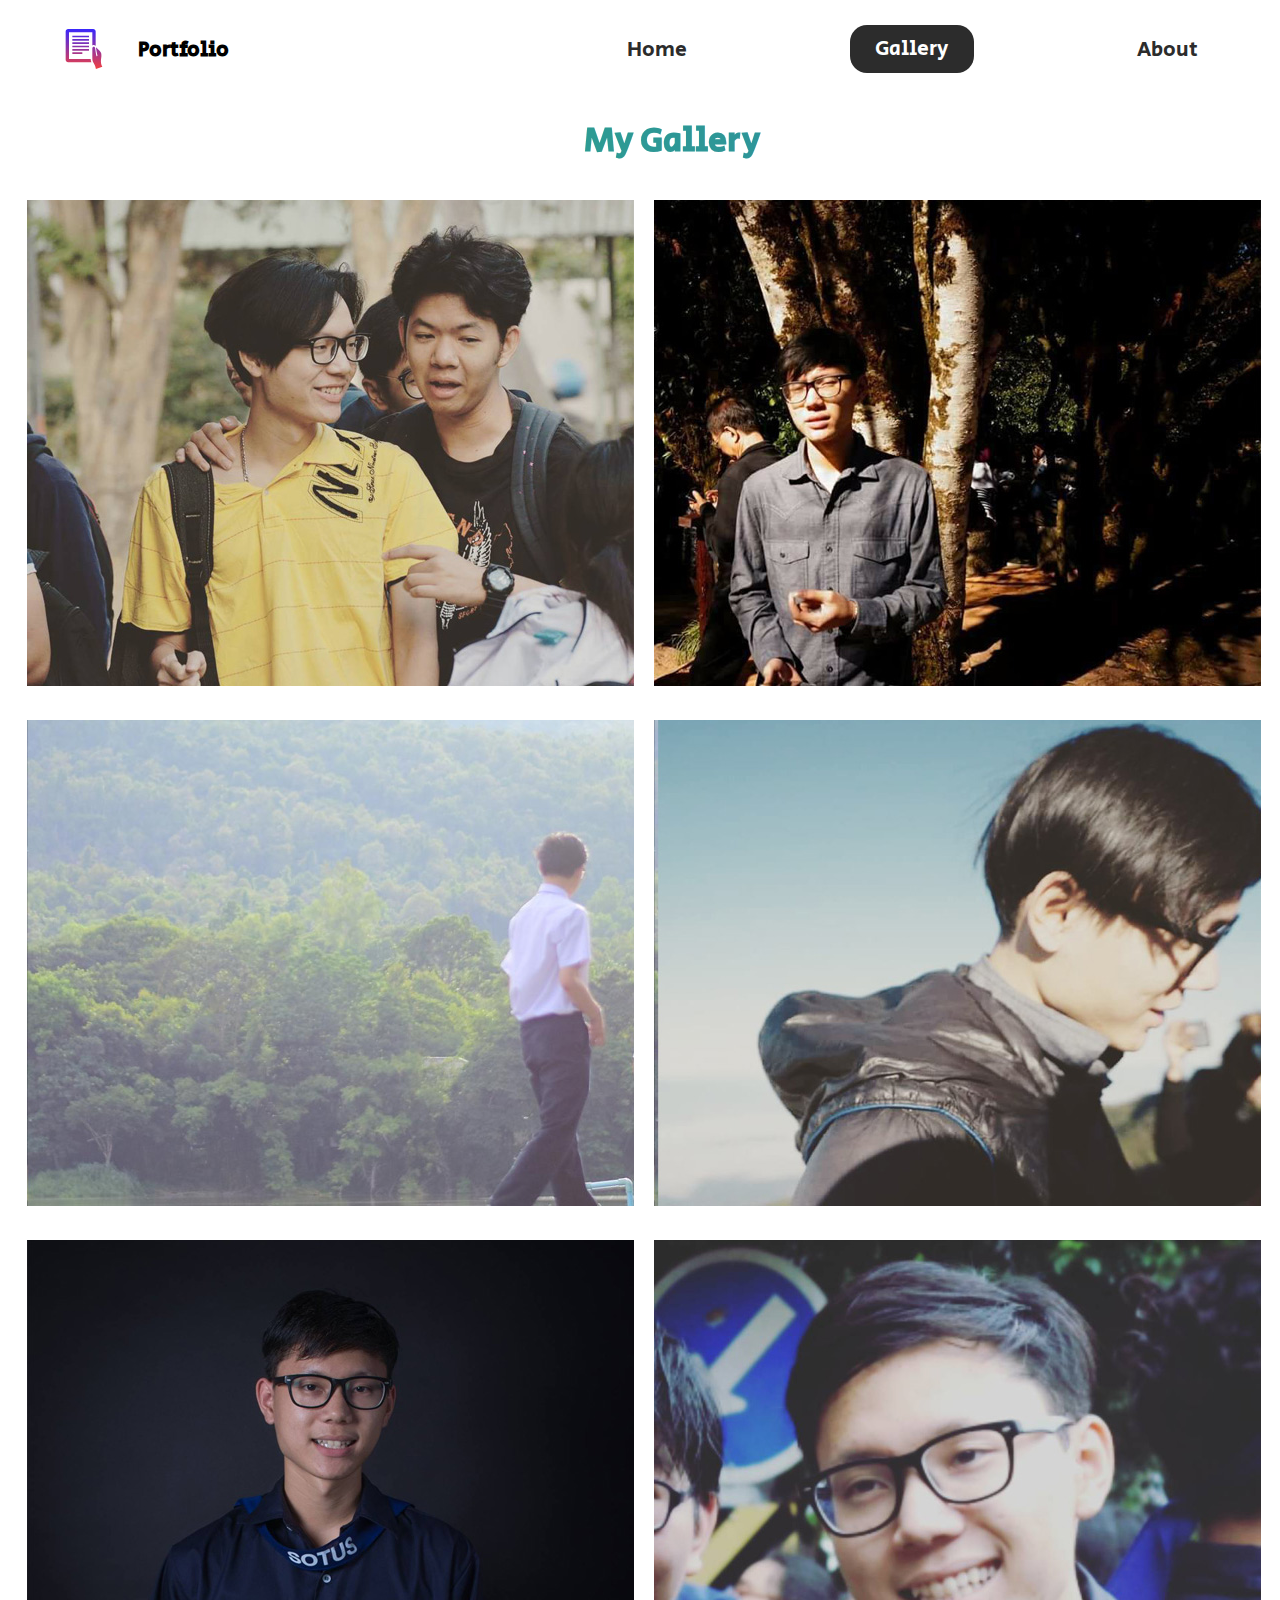
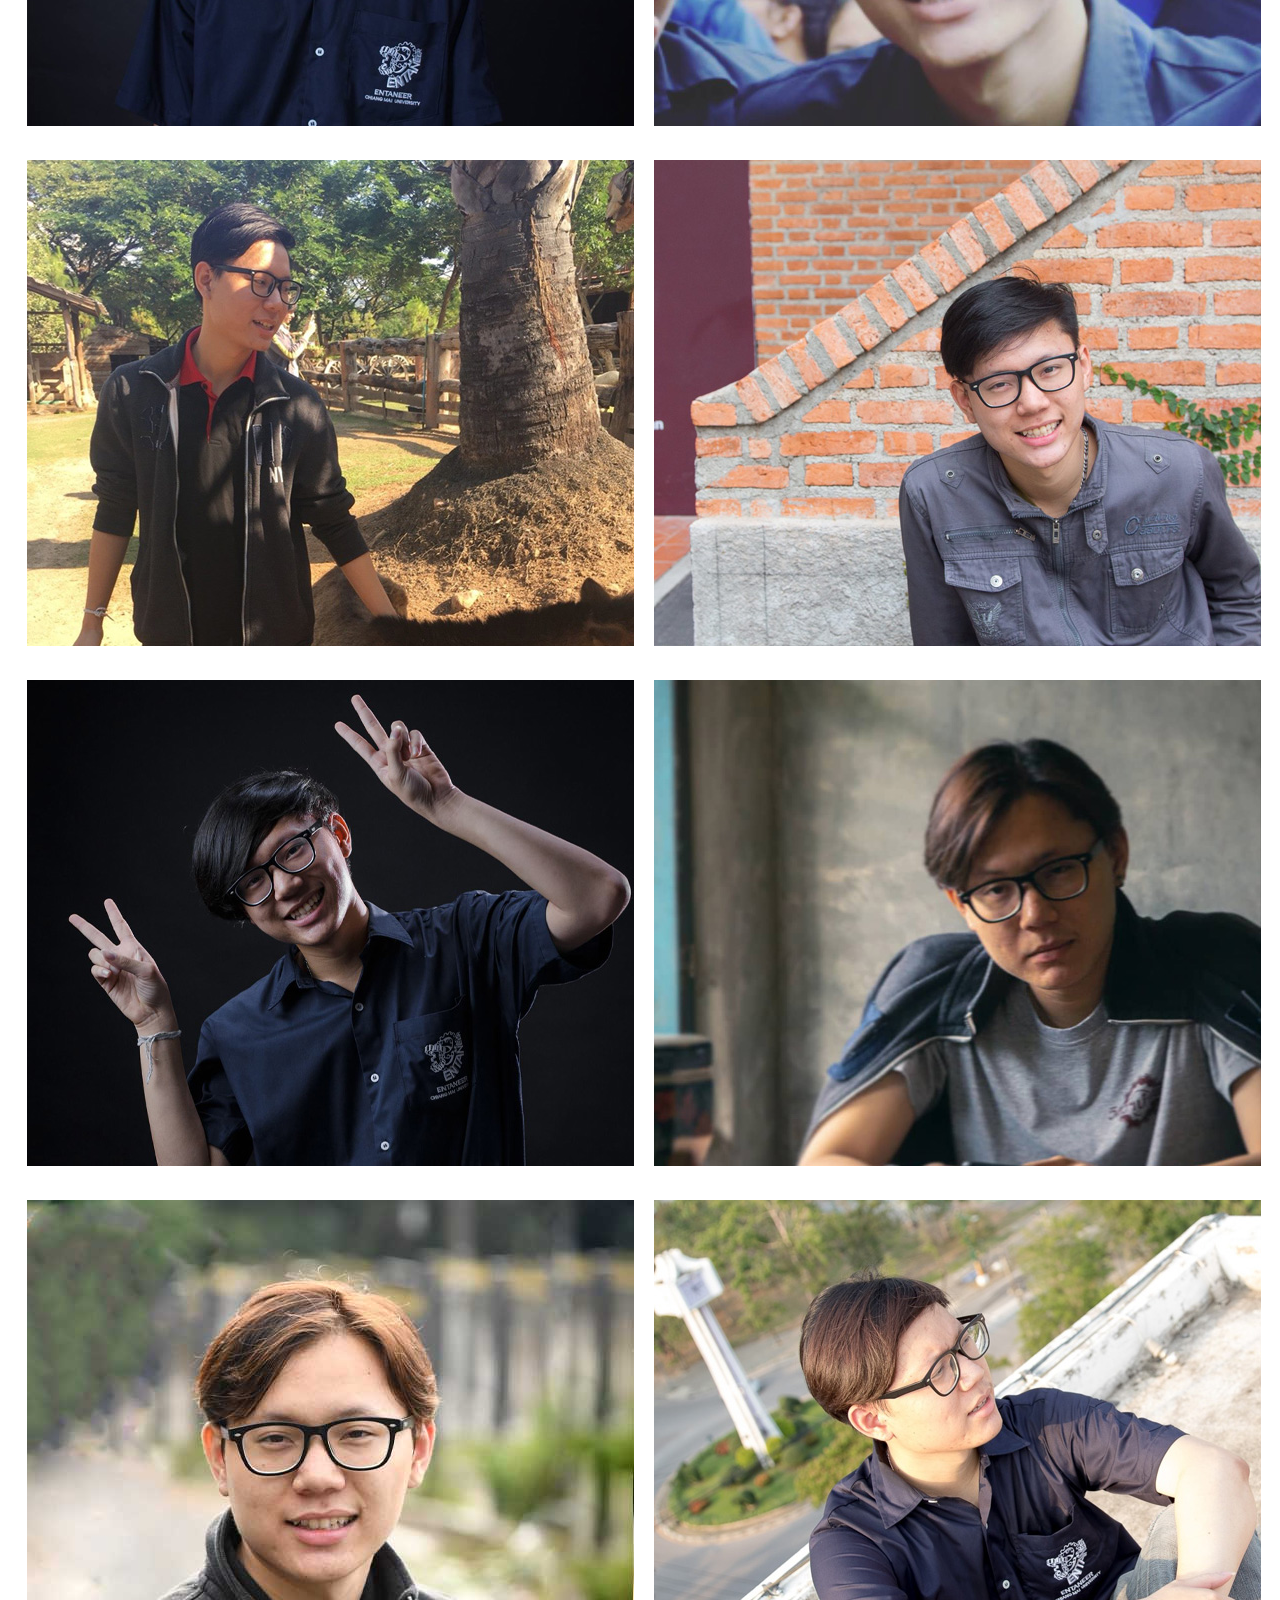
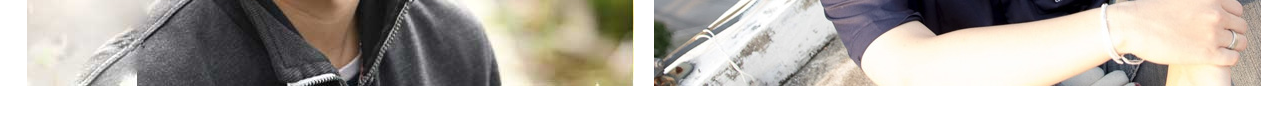
<file: projects/index.html>
<!DOCTYPE html>
<html lang="en">

<head>
    <meta charset="UTF-8" />
    <meta name="viewport" content="width=device-width, initial-scale=1.0" />
    <meta http-equiv="X-UA-Compatible" content="ie=edge" />
    <meta name="description" content="Portfolio Created by html." />
    <meta name="robots" content="index,follow" />
    <link href="https://fonts.googleapis.com/css2?family=Secular+One&display=swap" rel="stylesheet">
    <link rel="stylesheet" href="../styles/style.css" />
    <title>Portfolio | Web Developer</title>
</head>

<body>
    <header class="main-head">
        <nav>
            <div class="logo">
                <img src="../icons/icon-1-1.svg" alt="logo">
                <h1>Portfolio</h1>
            </div>
            <ul>
                <li><a  href="../index.html">Home</a></li>
                <li><a class="active" href="./index.html">Gallery</a></li>
                <li><a href="../about/">About</a></li>
            </ul>
        </nav>
           <h2 class="hname">My Gallery</h2>
    </header>
    <section class="projects">
        <div class="pic">
            <img src="../img/pic-me/me-1.jpg" alt="mind-photo">
        </div>
        <div class="pic">
            <img src="../img/pic-me/me-2.jpg" alt="mind-photo">
        </div>
        <div class="pic">
            <img src="../img/pic-me/me-3.jpg" alt="mind-photo">
        </div>
        <div class="pic">
            <img src="../img/pic-me/me-4.jpg" alt="mind-photo">
        </div>
        <div class="pic">
            <img src="../img/pic-me/me-5.jpg" alt="mind-photo">
        </div>
        <div class="pic">
            <img src="../img/pic-me/me-6.jpg" alt="mind-photo">
        </div>
        <div class="pic">
            <img src="../img/pic-me/me-7.jpg" alt="mind-photo">
        </div>
        <div class="pic">
            <img src="../img/pic-me/me-8.jpg" alt="mind-photo">
        </div>
        <div class="pic">
            <img src="../img/pic-me/me-9.jpg" alt="mind-photo">
        </div>
        <div class="pic">
            <img src="../img/pic-me/me-10.jpg" alt="mind-photo">
        </div>
        <div class="pic">
            <img src="../img/pic-me/me-11.jpg" alt="mind-photo">
        </div>
        <div class="pic">
            <img src="../img/pic-me/me-12.jpg" alt="mind-photo">
        </div>
    </section>
</body>
</html>
</file>
<file: styles/style.css>
/* Global Styles */
* {
  margin: 0;
  padding: 0;
  -webkit-box-sizing: border-box;
          box-sizing: border-box;
}

html {
  font-size: 62.5%;
}

body {
  font-family: 'Secular One', sans-serif;
}

h1 {
  font-size: 2.5rem;
}

li,
button,
label,
input,
a,
p {
  font-size: 2.5rem;
}

h2 {
  font-size: 4rem;
}

h3 {
  font-size: 2.5rem;
}

h4,
h5 {
  font-size: 2rem;
}

ul {
  list-style: none;
}

a {
  text-decoration: none;
  color: #2c2c2c;
}

.main-head {
  width: 95%;
  margin: 0 0 0 auto;
}

nav {
  display: -webkit-box;
  display: -ms-flexbox;
  display: flex;
  -webkit-box-pack: justify;
      -ms-flex-pack: justify;
          justify-content: space-between;
  -webkit-box-align: center;
      -ms-flex-align: center;
          align-items: center;
  -webkit-box-orient: horizontal;
  -webkit-box-direction: normal;
      -ms-flex-direction: row;
          flex-direction: row;
  min-height: 10vh;
  width: 60%;
  -ms-flex-wrap: wrap;
      flex-wrap: wrap;
}

nav .logo {
  display: -webkit-box;
  display: -ms-flexbox;
  display: flex;
  -webkit-box-pack: start;
      -ms-flex-pack: start;
          justify-content: flex-start;
  -webkit-box-align: center;
      -ms-flex-align: center;
          align-items: center;
  -webkit-box-orient: horizontal;
  -webkit-box-direction: normal;
      -ms-flex-direction: row;
          flex-direction: row;
  -webkit-box-flex: 1;
      -ms-flex: 1 1 10rem;
          flex: 1 1 10rem;
}

nav .logo h1 {
  margin: 2rem;
}

nav ul {
  display: -webkit-box;
  display: -ms-flexbox;
  display: flex;
  -ms-flex-pack: distribute;
      justify-content: space-around;
  -webkit-box-align: center;
      -ms-flex-align: center;
          align-items: center;
  -webkit-box-orient: horizontal;
  -webkit-box-direction: normal;
      -ms-flex-direction: row;
          flex-direction: row;
  -webkit-box-flex: 1;
      -ms-flex: 1 1 40rem;
          flex: 1 1 40rem;
}

.intro {
  min-height: 90vh;
  width: 90%;
  margin: auto;
  -ms-flex-wrap: wrap;
      flex-wrap: wrap;
  display: -webkit-box;
  display: -ms-flexbox;
  display: flex;
  -webkit-box-pack: justify;
      -ms-flex-pack: justify;
          justify-content: space-between;
  -webkit-box-align: center;
      -ms-flex-align: center;
          align-items: center;
  -webkit-box-orient: horizontal;
  -webkit-box-direction: normal;
      -ms-flex-direction: row;
          flex-direction: row;
}

.intro h2 {
  font-size: 8rem;
  padding-top: 2rem;
  background: -webkit-gradient(linear, left top, right top, from(#38d39f), to(#38a4d3));
  background: linear-gradient(left, #38d39f, #38a4d3);
  background-clip: text;
  -webkit-background-clip: text;
  color: rgba(0, 0, 0, 0.2);
  display: inline-block;
}

.intro h3 {
  font-size: 6rem;
  padding: 2rem 0rem;
}

.intro p {
  padding-top: 2rem;
  color: #2c2c2c;
}

.splash {
  position: absolute;
  top: 0%;
  right: 0%;
  height: 100%;
  z-index: -1;
}

.intro-social {
  margin-top: 4rem;
}

.intro-social a {
  margin-right: 5rem;
}

.active {
  background: #2c2c2c;
  color: white;
  padding: 1rem 3rem;
  border-radius: 2rem;
}

.intro-text,
.intro-images {
  -webkit-box-flex: 1;
      -ms-flex: 1 1 40rem;
          flex: 1 1 40rem;
}

#plant-left {
  -webkit-animation: plant 1.5s ease infinite alternate;
          animation: plant 1.5s ease infinite alternate;
}

#plant-right {
  -webkit-animation: plant 1.5s ease infinite alternate 0.5s;
          animation: plant 1.5s ease infinite alternate 0.5s;
}

#me {
  -webkit-animation: me 1s ease infinite alternate;
          animation: me 1s ease infinite alternate;
  -webkit-transform-origin: bottom;
          transform-origin: bottom;
}

@-webkit-keyframes me {
  from {
    -webkit-transform: rotateZ(-2deg);
            transform: rotateZ(-2deg);
  }
  to {
    -webkit-transform: rotateZ(2deg);
            transform: rotateZ(2deg);
  }
}

@keyframes me {
  from {
    -webkit-transform: rotateZ(-2deg);
            transform: rotateZ(-2deg);
  }
  to {
    -webkit-transform: rotateZ(2deg);
            transform: rotateZ(2deg);
  }
}

@-webkit-keyframes plant {
  from {
    -webkit-transform: translateY(0%);
            transform: translateY(0%);
  }
  to {
    -webkit-transform: translateY(-30%);
            transform: translateY(-30%);
  }
}

@keyframes plant {
  from {
    -webkit-transform: translateY(0%);
            transform: translateY(0%);
  }
  to {
    -webkit-transform: translateY(-30%);
            transform: translateY(-30%);
  }
}

.projects {
  width: 98%;
  margin: auto;
  min-height: 90vh;
  display: -webkit-box;
  display: -ms-flexbox;
  display: flex;
  -ms-flex-pack: distribute;
      justify-content: space-around;
  -webkit-box-align: center;
      -ms-flex-align: center;
          align-items: center;
  -webkit-box-orient: horizontal;
  -webkit-box-direction: normal;
      -ms-flex-direction: row;
          flex-direction: row;
  -ms-flex-wrap: wrap;
      flex-wrap: wrap;
  margin: 2rem;
}

.projects h2 {
  margin: 5rem;
  text-align: center;
  padding: 2rem 5rem;
  background: -webkit-gradient(linear, left top, right top, from(#38d39f), to(#38a4d3));
  background: linear-gradient(left, #38d39f, #38a4d3);
  background-clip: text;
  -webkit-background-clip: text;
  color: rgba(0, 0, 0, 0.2);
}

.hname {
  text-align: center;
  padding: 2rem;
}

.pic {
  padding: 0px 10px 30px;
  -ms-flex-wrap: wrap;
      flex-wrap: wrap;
  -webkit-box-align: start;
      -ms-flex-align: start;
          align-items: flex-start;
  -webkit-transition: 0.3s;
  transition: 0.3s;
}

.pic:hover {
  -webkit-box-shadow: 0 1px 0 1 rgba(0, 0, 0, 0.2), 1 0 1px 0 rgba(0, 0, 0, 0.19);
          box-shadow: 0 1px 0 1 rgba(0, 0, 0, 0.2), 1 0 1px 0 rgba(0, 0, 0, 0.19);
  -webkit-transform: scale(1.1);
          transform: scale(1.1);
}

.form-section {
  min-height: 80vh;
  display: -webkit-box;
  display: -ms-flexbox;
  display: flex;
  -webkit-box-pack: center;
      -ms-flex-pack: center;
          justify-content: center;
  -webkit-box-align: center;
      -ms-flex-align: center;
          align-items: center;
  -webkit-box-orient: horizontal;
  -webkit-box-direction: normal;
      -ms-flex-direction: row;
          flex-direction: row;
  margin-top: 3rem;
}

.form-section form {
  padding: 3rem 10rem;
  -webkit-box-shadow: 0px 10px 10px rgba(0, 0, 0, 0.2), 0px 20px 40px rgba(0, 0, 0, 0.2);
          box-shadow: 0px 10px 10px rgba(0, 0, 0, 0.2), 0px 20px 40px rgba(0, 0, 0, 0.2);
  display: -webkit-box;
  display: -ms-flexbox;
  display: flex;
  -webkit-box-pack: center;
      -ms-flex-pack: center;
          justify-content: center;
  -webkit-box-align: center;
      -ms-flex-align: center;
          align-items: center;
  -webkit-box-orient: vertical;
  -webkit-box-direction: normal;
      -ms-flex-direction: column;
          flex-direction: column;
  border-radius: 2rem;
}

.form-section form input, .form-section form textarea {
  margin: 2rem;
}

.form-section form input:focus, .form-section form textarea:focus {
  outline: 2px solid black;
}

.form-section form textarea {
  font-family: "Secular One", sans-serif;
  font-size: 2rem;
}

.form-section form button {
  width: 100%;
  padding: 2rem;
  background-color: #154353;
  color: white;
}

.form-section form buttonfocus {
  background: #348079;
}

.animated-t {
  -webkit-animation: mymove 5s infinite;
          animation: mymove 5s infinite;
}

@-webkit-keyframes mymove {
  50% {
    text-indent: 200px;
  }
}

@keyframes mymove {
  50% {
    text-indent: 200px;
  }
}

footer {
  background-color: #154353;
  color: white;
  min-height: 10vh;
  padding: 0% 5%;
  display: -webkit-box;
  display: -ms-flexbox;
  display: flex;
  -webkit-box-pack: start;
      -ms-flex-pack: start;
          justify-content: flex-start;
  -webkit-box-align: center;
      -ms-flex-align: center;
          align-items: center;
  -webkit-box-orient: horizontal;
  -webkit-box-direction: normal;
      -ms-flex-direction: row;
          flex-direction: row;
}

footer ul {
  -webkit-box-flex: 1;
      -ms-flex: 1 1 40rem;
          flex: 1 1 40rem;
  display: -webkit-box;
  display: -ms-flexbox;
  display: flex;
  -ms-flex-pack: distribute;
      justify-content: space-around;
  -webkit-box-align: center;
      -ms-flex-align: center;
          align-items: center;
  -webkit-box-orient: horizontal;
  -webkit-box-direction: normal;
      -ms-flex-direction: row;
          flex-direction: row;
}

footer h4 {
  -webkit-box-flex: 1;
      -ms-flex: 1 1 40rem;
          flex: 1 1 40rem;
}

h2 {
  text-align: center;
  padding-top: 2rem;
  background: -webkit-gradient(linear, left top, right top, from(#38d39f), to(#38a4d3));
  background: linear-gradient(left, #38d39f, #38a4d3);
  background-clip: text;
  -webkit-background-clip: text;
  color: rgba(0, 0, 0, 0.2);
  padding-bottom: 2rem;
}

h1 {
  text-align: left;
  padding: 2rem;
}

.form-section1 {
  display: -ms-grid;
  display: grid;
  -ms-grid-columns: 50% 50%;
      grid-template-columns: 50% 50%;
  -ms-grid-rows: auto;
      grid-template-rows: auto;
      grid-template-areas: "header header " "main  sidebar" "footer footer";
  margin: 1;
}

.form-section1 .ownpic {
  -ms-grid-row: 2;
  -ms-grid-column: 1;
  grid-area: main;
  width: 98%;
  -ms-grid-column-align: center;
      justify-self: center;
  margin: auto;
  padding: 10px 10px;
}

.form-section1 .overlay {
  position: auto;
  bottom: 0;
  background: black;
  background: rgba(0, 0, 0, 0.5);
  /* Black see-through */
  color: #f1f1f1;
  width: 100%;
  -webkit-transition: .5s ease;
  transition: .5s ease;
  opacity: 0;
  color: white;
  font-size: 20px;
  padding: 20px;
  text-align: center;
}

.form-section1 .ownpic:hover .overlay {
  opacity: 1;
}

.form-section1 .detail-me {
  -ms-grid-row: 2;
  -ms-grid-column: 2;
  grid-area: sidebar;
  margin: auto;
  -ms-grid-column-align: center;
      justify-self: center;
  padding: 10px 10px;
}

.form-section1 .contact-me {
  text-align: right;
  padding-right: 10px;
}

.form-section1 .btn {
  background-color: white;
  color: black;
  border: 2px solid #4CAF50;
  padding: 10px 20px;
  -webkit-transition-duration: 0.4s;
          transition-duration: 0.4s;
}

.form-section1 .btn:hover {
  background-color: #4CAF50;
  /* Green */
  color: white;
}

.form-section1 .text-content {
  padding: 10px 10px;
}

.w3-card-4,
.w3-hover-shadow:hover {
  -webkit-box-shadow: 0 4px 10px 0 rgba(0, 0, 0, 0.2), 0 4px 20px 0 rgba(0, 0, 0, 0.19);
          box-shadow: 0 4px 10px 0 rgba(0, 0, 0, 0.2), 0 4px 20px 0 rgba(0, 0, 0, 0.19);
}

.w3-blue,
.w3-hover-blue:hover {
  text-transform: uppercase;
  -webkit-text-stroke: 4px transparent;
  color: #abf5b5;
  -webkit-text-stroke: 0.5px #ff7300;
  background-image: -webkit-gradient(linear, left top, right top, from(#38d39f), to(#38a4d3)) !important;
  background-image: linear-gradient(left, #38d39f, #38a4d3) !important;
}

@media screen and (max-width: 1332px) {
  html {
    font-size: 53%;
  }
  .splash {
    display: none;
  }
  svg {
    width: 80%;
  }
  nav {
    width: 100%;
  }
}

@media screen and (max-width: 754px) {
  html {
    font-size: 45%;
  }
  .splash {
    display: none;
  }
  svg {
    height: 60%;
  }
  .main-head {
    width: 100%;
  }
  nav .logo {
    display: -webkit-box;
    display: -ms-flexbox;
    display: flex;
    -webkit-box-pack: center;
        -ms-flex-pack: center;
            justify-content: center;
    -webkit-box-align: center;
        -ms-flex-align: center;
            align-items: center;
    -webkit-box-orient: vertical;
    -webkit-box-direction: normal;
        -ms-flex-direction: column;
            flex-direction: column;
    -webkit-box-flex: 1;
        -ms-flex: 1 1 20rem;
            flex: 1 1 20rem;
    margin-top: 2rem;
  }
  nav ul {
    -webkit-box-flex: 1;
        -ms-flex: 1 1 60rem;
            flex: 1 1 60rem;
    margin: 2rem 0rem;
  }
  nav .intro-text {
    margin-top: 5rem;
    text-align: center;
  }
  nav .intro-images {
    text-align: center;
  }
  nav .intro-social {
    display: -webkit-box;
    display: -ms-flexbox;
    display: flex;
    -webkit-box-pack: center;
        -ms-flex-pack: center;
            justify-content: center;
    -webkit-box-align: center;
        -ms-flex-align: center;
            align-items: center;
    -webkit-box-orient: horizontal;
    -webkit-box-direction: normal;
        -ms-flex-direction: row;
            flex-direction: row;
  }
  nav .intro-social a {
    margin: 2rem;
  }
  .pic {
    -webkit-box-flex: 1;
        -ms-flex: 1 1 50rem;
            flex: 1 1 50rem;
  }
  .pic img {
    width: 100%;
    height: 100%;
  }
  form {
    padding: 0rem;
    width: 100%;
  }
  .ownpic {
    -webkit-box-flex: 1;
        -ms-flex: 1 1 50rem;
            flex: 1 1 50rem;
  }
  .ownpic img {
    width: 100%;
    height: 100%;
  }
}
/*# sourceMappingURL=style.css.map */
</file>
